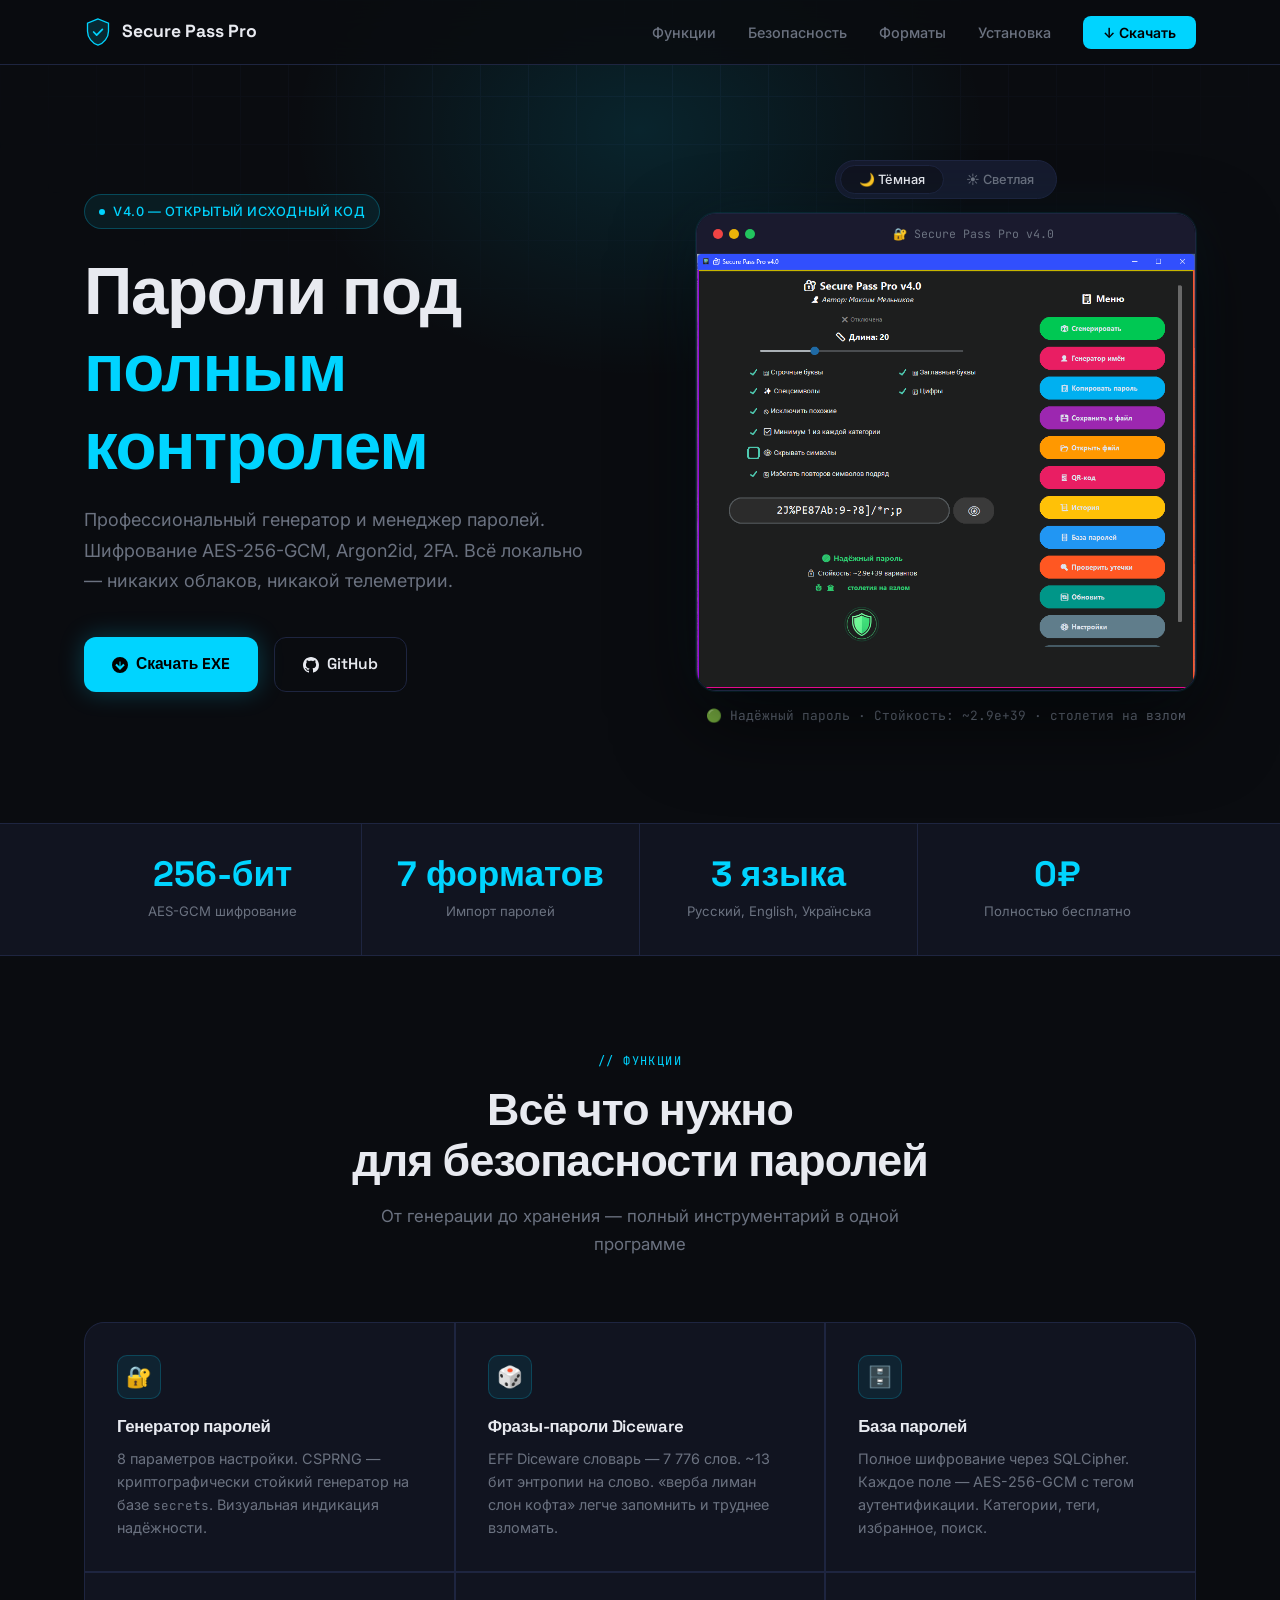
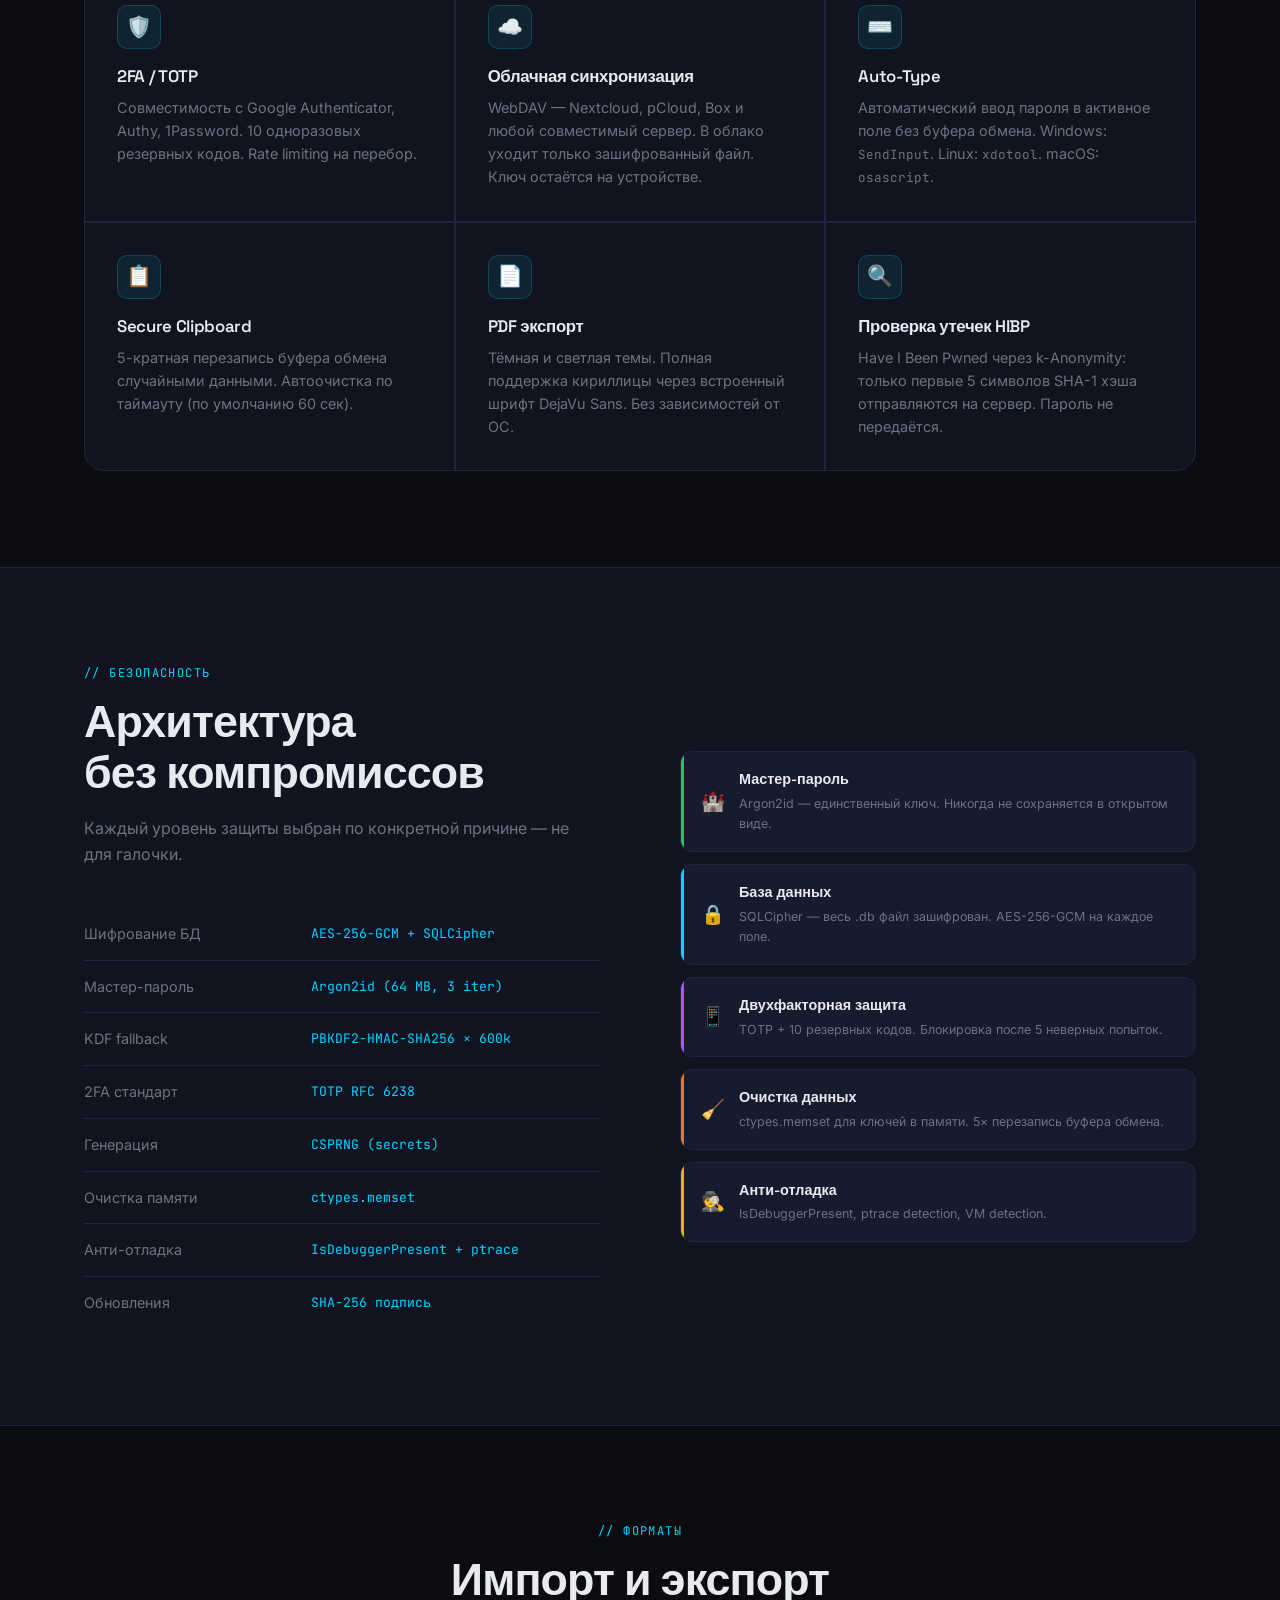
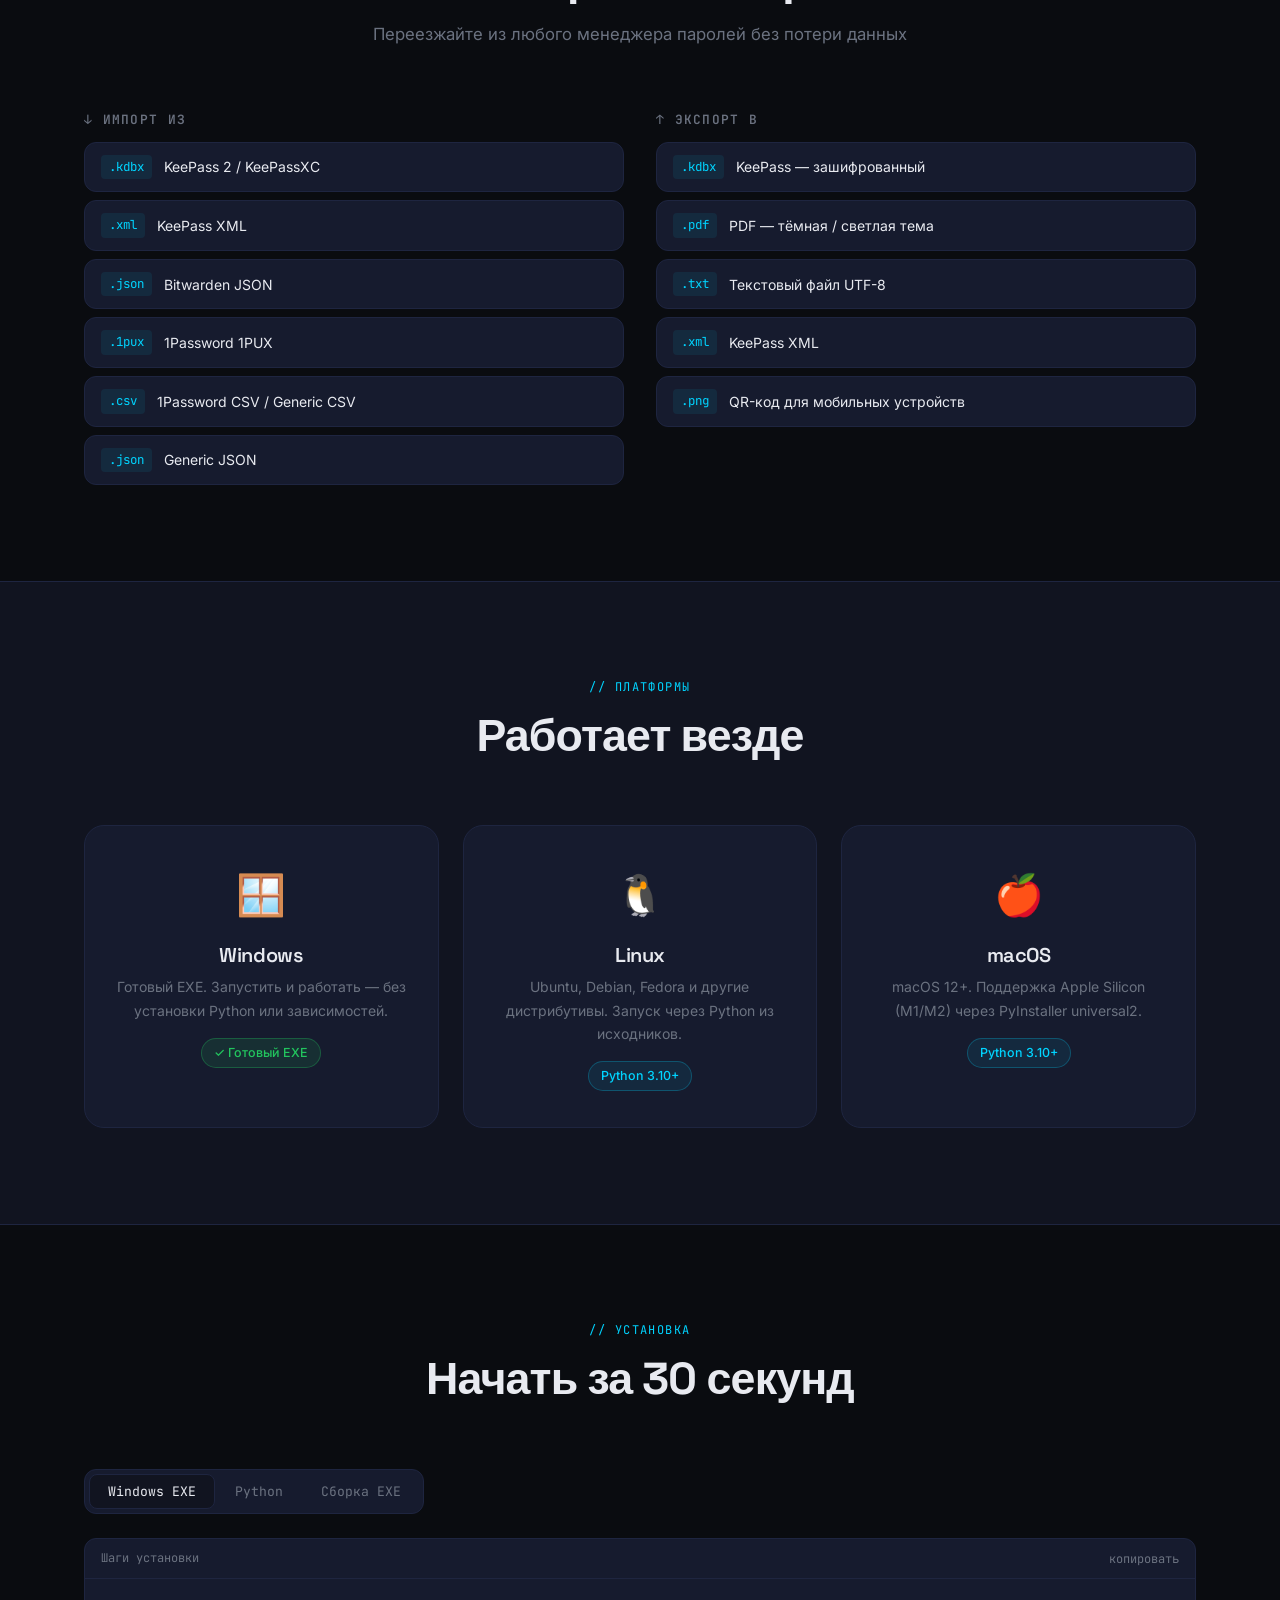
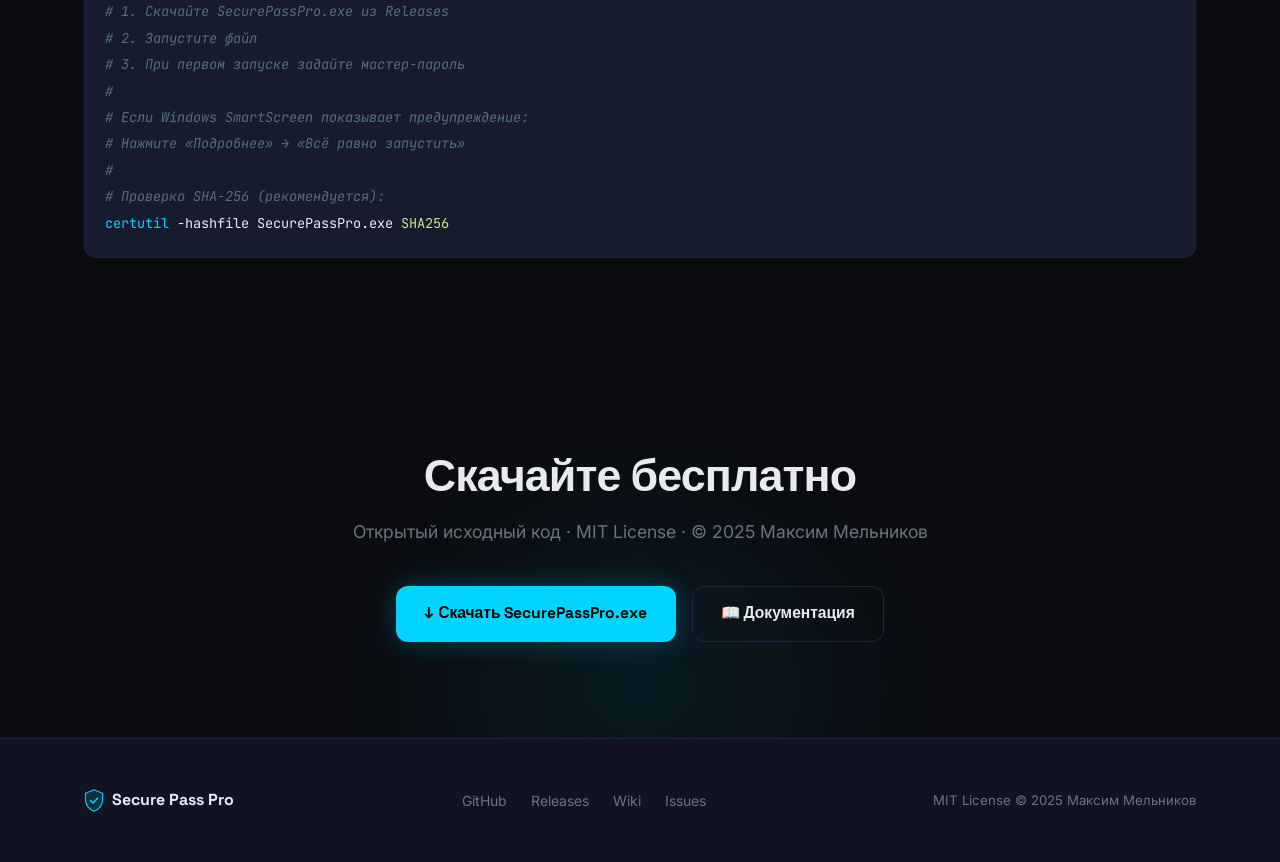
<file: docs/index.html>
<!DOCTYPE html>
<html lang="ru">
<head>
  <meta charset="UTF-8" />
  <meta name="viewport" content="width=device-width, initial-scale=1.0" />
  <meta name="description" content="Secure Pass Pro — профессиональный генератор и менеджер паролей с открытым исходным кодом. AES-256-GCM, Argon2id, 2FA, бесплатно." />
  <meta property="og:title" content="Secure Pass Pro v4.0" />
  <meta property="og:description" content="Профессиональный генератор и менеджер паролей. Бесплатно. Без облаков. Открытый исходный код." />
  <meta name="theme-color" content="#0a0c10" />
  <title>Secure Pass Pro v4.0 — Менеджер паролей</title>

  <!-- Favicons -->
  <link rel="icon" type="image/x-icon" href="images/favicon.ico" />
  <link rel="icon" type="image/png" sizes="32x32" href="images/favicon-32.png" />
  <link rel="icon" type="image/png" sizes="16x16" href="images/favicon-16.png" />
  <link rel="apple-touch-icon" sizes="180x180" href="images/apple-touch-icon.png" />
  <link rel="icon" type="image/png" sizes="192x192" href="images/icon-192.png" />
  <link rel="icon" type="image/png" sizes="512x512" href="images/icon-512.png" />

  <link rel="stylesheet" href="style.css" />
</head>
<body>

<!-- ══════════════════════════════════════════════════
     NAV
═══════════════════════════════════════════════════ -->
<nav>
  <div class="container nav-inner">
    <a href="#" class="nav-logo">
      <svg class="shield-mini" viewBox="0 0 28 32" fill="none" xmlns="http://www.w3.org/2000/svg">
        <path d="M14 1L2 6V15C2 22.2 7.4 28.9 14 31C20.6 28.9 26 22.2 26 15V6L14 1Z" fill="#00d4ff" fill-opacity="0.15" stroke="#00d4ff" stroke-width="1.5"/>
        <path d="M9 16L12.5 19.5L19 13" stroke="#00d4ff" stroke-width="2" stroke-linecap="round" stroke-linejoin="round"/>
      </svg>
      Secure Pass Pro
    </a>

    <ul class="nav-links" id="nav-links">
      <li><a href="#features">Функции</a></li>
      <li><a href="#security">Безопасность</a></li>
      <li><a href="#formats">Форматы</a></li>
      <li><a href="#install">Установка</a></li>
      <li>
        <a href="https://github.com/Maximka1993271/Password-Generator-Python/releases/download/v4.0/SecurePassPro.exe"
           class="btn-nav" target="_blank" rel="noopener">
          ↓ Скачать
        </a>
      </li>
    </ul>

    <button id="nav-toggle" style="display:none;background:none;border:none;color:var(--text);font-size:1.4rem;cursor:pointer;padding:4px;">☰</button>
  </div>
</nav>

<!-- ══════════════════════════════════════════════════
     HERO
═══════════════════════════════════════════════════ -->
<section id="hero">
  <div class="hero-grid-bg"></div>
  <div class="hero-glow"></div>

  <div class="container hero-inner">
    <!-- LEFT -->
    <div>
      <div class="hero-badge fade-up">v4.0 — Открытый исходный код</div>

      <h1 class="hero-title fade-up fade-up-delay-1">
        Пароли под
        <span class="accent">полным контролем</span>
      </h1>

      <p class="hero-sub fade-up fade-up-delay-2">
        Профессиональный генератор и менеджер паролей.
        Шифрование AES-256-GCM, Argon2id, 2FA.
        Всё локально — никаких облаков, никакой телеметрии.
      </p>

      <div class="hero-actions fade-up fade-up-delay-3">
        <a href="https://github.com/Maximka1993271/Password-Generator-Python/releases/download/v4.0/SecurePassPro.exe"
           class="btn-primary" target="_blank" rel="noopener">
          <svg width="16" height="16" viewBox="0 0 16 16" fill="currentColor">
            <path d="M8 0a8 8 0 1 1 0 16A8 8 0 0 1 8 0zm-.5 4.5v5.086L4.707 6.793 3.293 8.207 8 12.914l4.707-4.707-1.414-1.414L8.5 9.586V4.5h-1z"/>
          </svg>
          Скачать EXE
        </a>
        <a href="https://github.com/Maximka1993271/Password-Generator-Python"
           class="btn-secondary" target="_blank" rel="noopener">
          <svg width="16" height="16" viewBox="0 0 16 16" fill="currentColor">
            <path d="M8 0C3.58 0 0 3.58 0 8c0 3.54 2.29 6.53 5.47 7.59.4.07.55-.17.55-.38 0-.19-.01-.82-.01-1.49-2.01.37-2.53-.49-2.69-.94-.09-.23-.48-.94-.82-1.13-.28-.15-.68-.52-.01-.53.63-.01 1.08.58 1.23.82.72 1.21 1.87.87 2.33.66.07-.52.28-.87.51-1.07-1.78-.2-3.64-.89-3.64-3.95 0-.87.31-1.59.82-2.15-.08-.2-.36-1.02.08-2.12 0 0 .67-.21 2.2.82.64-.18 1.32-.27 2-.27.68 0 1.36.09 2 .27 1.53-1.04 2.2-.82 2.2-.82.44 1.1.16 1.92.08 2.12.51.56.82 1.27.82 2.15 0 3.07-1.87 3.75-3.65 3.95.29.25.54.73.54 1.48 0 1.07-.01 1.93-.01 2.2 0 .21.15.46.55.38A8.012 8.012 0 0 0 16 8c0-4.42-3.58-8-8-8z"/>
          </svg>
          GitHub
        </a>
      </div>
    </div>

    <!-- RIGHT: SCREENSHOTS SHOWCASE -->
    <div class="hero-screenshots fade-up fade-up-delay-2">
      <!-- Theme toggle pills -->
      <div class="screenshot-toggle">
        <button class="scr-btn active" data-scr="dark">🌙 Тёмная</button>
        <button class="scr-btn" data-scr="light">☀️ Светлая</button>
      </div>

      <!-- Screenshot frame -->
      <div class="screenshot-frame">
        <div class="screenshot-titlebar">
          <div class="scr-dots">
            <span class="scr-dot red"></span>
            <span class="scr-dot yellow"></span>
            <span class="scr-dot green"></span>
          </div>
          <span class="scr-app-title">🔐 Secure Pass Pro v4.0</span>
        </div>
        <div class="screenshot-viewport">
          <img id="scr-dark" class="scr-img active"
               src="images/main-window.jpg"
               alt="Secure Pass Pro — тёмная тема"
               loading="lazy" />
          <img id="scr-light" class="scr-img"
               src="images/shield-strength.jpg"
               alt="Secure Pass Pro — светлая тема"
               loading="lazy" />
        </div>
      </div>

      <!-- Caption -->
      <p class="screenshot-caption" id="scr-caption">
        🟢 Надёжный пароль · Стойкость: ~2.9e+39 · столетия на взлом
      </p>
    </div>
  </div>
</section>

<!-- ══════════════════════════════════════════════════
     STATS BAR
═══════════════════════════════════════════════════ -->
<div class="stats-bar">
  <div class="container">
    <div class="stats-inner">
      <div class="stat-item reveal">
        <span class="stat-num" data-count="256" data-suffix="-бит">0-бит</span>
        <span class="stat-lbl">AES-GCM шифрование</span>
      </div>
      <div class="stat-item reveal">
        <span class="stat-num" data-count="7" data-suffix=" форматов">0 форматов</span>
        <span class="stat-lbl">Импорт паролей</span>
      </div>
      <div class="stat-item reveal">
        <span class="stat-num" data-count="3" data-suffix=" языка">0 языка</span>
        <span class="stat-lbl">Русский, English, Українська</span>
      </div>
      <div class="stat-item reveal">
        <span class="stat-num" data-count="0" data-suffix="₽">0₽</span>
        <span class="stat-lbl">Полностью бесплатно</span>
      </div>
    </div>
  </div>
</div>

<!-- ══════════════════════════════════════════════════
     FEATURES
═══════════════════════════════════════════════════ -->
<section id="features">
  <div class="container">
    <div class="section-header reveal">
      <span class="section-eyebrow">// функции</span>
      <h2>Всё что нужно<br>для безопасности паролей</h2>
      <p>От генерации до хранения — полный инструментарий в одной программе</p>
    </div>

    <div class="features-grid">
      <div class="feature-card reveal">
        <div class="feature-icon">🔐</div>
        <h3>Генератор паролей</h3>
        <p>8 параметров настройки. CSPRNG — криптографически стойкий генератор на базе <span class="mono">secrets</span>. Визуальная индикация надёжности.</p>
      </div>

      <div class="feature-card reveal">
        <div class="feature-icon">🎲</div>
        <h3>Фразы-пароли Diceware</h3>
        <p>EFF Diceware словарь — 7 776 слов. ~13 бит энтропии на слово. «верба лиман слон кофта» легче запомнить и труднее взломать.</p>
      </div>

      <div class="feature-card reveal">
        <div class="feature-icon">🗄️</div>
        <h3>База паролей</h3>
        <p>Полное шифрование через SQLCipher. Каждое поле — AES-256-GCM с тегом аутентификации. Категории, теги, избранное, поиск.</p>
      </div>

      <div class="feature-card reveal">
        <div class="feature-icon">🛡️</div>
        <h3>2FA / TOTP</h3>
        <p>Совместимость с Google Authenticator, Authy, 1Password. 10 одноразовых резервных кодов. Rate limiting на перебор.</p>
      </div>

      <div class="feature-card reveal">
        <div class="feature-icon">☁️</div>
        <h3>Облачная синхронизация</h3>
        <p>WebDAV — Nextcloud, pCloud, Box и любой совместимый сервер. В облако уходит только зашифрованный файл. Ключ остаётся на устройстве.</p>
      </div>

      <div class="feature-card reveal">
        <div class="feature-icon">⌨️</div>
        <h3>Auto-Type</h3>
        <p>Автоматический ввод пароля в активное поле без буфера обмена. Windows: <span class="mono">SendInput</span>. Linux: <span class="mono">xdotool</span>. macOS: <span class="mono">osascript</span>.</p>
      </div>

      <div class="feature-card reveal">
        <div class="feature-icon">📋</div>
        <h3>Secure Clipboard</h3>
        <p>5-кратная перезапись буфера обмена случайными данными. Автоочистка по таймауту (по умолчанию 60 сек).</p>
      </div>

      <div class="feature-card reveal">
        <div class="feature-icon">📄</div>
        <h3>PDF экспорт</h3>
        <p>Тёмная и светлая темы. Полная поддержка кириллицы через встроенный шрифт DejaVu Sans. Без зависимостей от ОС.</p>
      </div>

      <div class="feature-card reveal">
        <div class="feature-icon">🔍</div>
        <h3>Проверка утечек HIBP</h3>
        <p>Have I Been Pwned через k-Anonymity: только первые 5 символов SHA-1 хэша отправляются на сервер. Пароль не передаётся.</p>
      </div>
    </div>
  </div>
</section>

<!-- ══════════════════════════════════════════════════
     SECURITY
═══════════════════════════════════════════════════ -->
<section id="security">
  <div class="container">
    <div class="security-grid">
      <div>
        <span class="section-eyebrow reveal">// безопасность</span>
        <h2 class="reveal">Архитектура<br>без компромиссов</h2>
        <p class="reveal" style="margin: 16px 0 40px;">Каждый уровень защиты выбран по конкретной причине — не для галочки.</p>

        <table class="security-table reveal">
          <tr>
            <td>Шифрование БД</td>
            <td>AES-256-GCM + SQLCipher</td>
          </tr>
          <tr>
            <td>Мастер-пароль</td>
            <td>Argon2id (64 MB, 3 iter)</td>
          </tr>
          <tr>
            <td>KDF fallback</td>
            <td>PBKDF2-HMAC-SHA256 × 600k</td>
          </tr>
          <tr>
            <td>2FA стандарт</td>
            <td>TOTP RFC 6238</td>
          </tr>
          <tr>
            <td>Генерация</td>
            <td>CSPRNG (secrets)</td>
          </tr>
          <tr>
            <td>Очистка памяти</td>
            <td>ctypes.memset</td>
          </tr>
          <tr>
            <td>Анти-отладка</td>
            <td>IsDebuggerPresent + ptrace</td>
          </tr>
          <tr>
            <td>Обновления</td>
            <td>SHA-256 подпись</td>
          </tr>
        </table>
      </div>

      <div class="security-visual reveal">
        <div class="sec-layer" style="--layer-color: #22c55e;">
          <span class="sec-layer-icon">🏰</span>
          <div>
            <div class="sec-layer-name">Мастер-пароль</div>
            <div class="sec-layer-desc">Argon2id — единственный ключ. Никогда не сохраняется в открытом виде.</div>
          </div>
        </div>
        <div class="sec-layer" style="--layer-color: #00d4ff;">
          <span class="sec-layer-icon">🔒</span>
          <div>
            <div class="sec-layer-name">База данных</div>
            <div class="sec-layer-desc">SQLCipher — весь .db файл зашифрован. AES-256-GCM на каждое поле.</div>
          </div>
        </div>
        <div class="sec-layer" style="--layer-color: #a855f7;">
          <span class="sec-layer-icon">📱</span>
          <div>
            <div class="sec-layer-name">Двухфакторная защита</div>
            <div class="sec-layer-desc">TOTP + 10 резервных кодов. Блокировка после 5 неверных попыток.</div>
          </div>
        </div>
        <div class="sec-layer" style="--layer-color: #f97316;">
          <span class="sec-layer-icon">🧹</span>
          <div>
            <div class="sec-layer-name">Очистка данных</div>
            <div class="sec-layer-desc">ctypes.memset для ключей в памяти. 5× перезапись буфера обмена.</div>
          </div>
        </div>
        <div class="sec-layer" style="--layer-color: #eab308;">
          <span class="sec-layer-icon">🕵️</span>
          <div>
            <div class="sec-layer-name">Анти-отладка</div>
            <div class="sec-layer-desc">IsDebuggerPresent, ptrace detection, VM detection.</div>
          </div>
        </div>
      </div>
    </div>
  </div>
</section>

<!-- ══════════════════════════════════════════════════
     IMPORT / EXPORT
═══════════════════════════════════════════════════ -->
<section id="formats">
  <div class="container">
    <div class="section-header reveal">
      <span class="section-eyebrow">// форматы</span>
      <h2>Импорт и экспорт</h2>
      <p>Переезжайте из любого менеджера паролей без потери данных</p>
    </div>

    <div class="formats-grid reveal">
      <div class="format-group">
        <h3>↓ Импорт из</h3>
        <div class="format-list">
          <div class="format-item">
            <span class="format-ext">.kdbx</span>
            KeePass 2 / KeePassXC
          </div>
          <div class="format-item">
            <span class="format-ext">.xml</span>
            KeePass XML
          </div>
          <div class="format-item">
            <span class="format-ext">.json</span>
            Bitwarden JSON
          </div>
          <div class="format-item">
            <span class="format-ext">.1pux</span>
            1Password 1PUX
          </div>
          <div class="format-item">
            <span class="format-ext">.csv</span>
            1Password CSV / Generic CSV
          </div>
          <div class="format-item">
            <span class="format-ext">.json</span>
            Generic JSON
          </div>
        </div>
      </div>

      <div class="format-group">
        <h3>↑ Экспорт в</h3>
        <div class="format-list">
          <div class="format-item">
            <span class="format-ext">.kdbx</span>
            KeePass — зашифрованный
          </div>
          <div class="format-item">
            <span class="format-ext">.pdf</span>
            PDF — тёмная / светлая тема
          </div>
          <div class="format-item">
            <span class="format-ext">.txt</span>
            Текстовый файл UTF-8
          </div>
          <div class="format-item">
            <span class="format-ext">.xml</span>
            KeePass XML
          </div>
          <div class="format-item">
            <span class="format-ext">.png</span>
            QR-код для мобильных устройств
          </div>
        </div>
      </div>
    </div>
  </div>
</section>

<!-- ══════════════════════════════════════════════════
     PLATFORMS
═══════════════════════════════════════════════════ -->
<section id="platforms">
  <div class="container">
    <div class="section-header reveal">
      <span class="section-eyebrow">// платформы</span>
      <h2>Работает везде</h2>
    </div>

    <div class="platforms-row">
      <div class="platform-card reveal">
        <span class="platform-os">🪟</span>
        <h3>Windows</h3>
        <p>Готовый EXE. Запустить и работать — без установки Python или зависимостей.</p>
        <span class="platform-status status-ready">✓ Готовый EXE</span>
      </div>

      <div class="platform-card reveal">
        <span class="platform-os">🐧</span>
        <h3>Linux</h3>
        <p>Ubuntu, Debian, Fedora и другие дистрибутивы. Запуск через Python из исходников.</p>
        <span class="platform-status status-src">Python 3.10+</span>
      </div>

      <div class="platform-card reveal">
        <span class="platform-os">🍎</span>
        <h3>macOS</h3>
        <p>macOS 12+. Поддержка Apple Silicon (M1/M2) через PyInstaller universal2.</p>
        <span class="platform-status status-src">Python 3.10+</span>
      </div>
    </div>
  </div>
</section>

<!-- ══════════════════════════════════════════════════
     INSTALL
═══════════════════════════════════════════════════ -->
<section id="install">
  <div class="container">
    <div class="section-header reveal">
      <span class="section-eyebrow">// установка</span>
      <h2>Начать за 30 секунд</h2>
    </div>

    <div class="reveal">
      <div class="install-tabs">
        <button class="tab-btn active" data-tab="exe">Windows EXE</button>
        <button class="tab-btn" data-tab="python">Python</button>
        <button class="tab-btn" data-tab="build">Сборка EXE</button>
      </div>

      <!-- TAB: EXE -->
      <div class="tab-panel active" id="tab-exe">
        <div class="code-block">
          <div class="code-block-header">
            <span>Шаги установки</span>
            <button class="code-copy">копировать</button>
          </div>
          <pre><code><span class="cm"># 1. Скачайте SecurePassPro.exe из Releases</span>
<span class="cm"># 2. Запустите файл</span>
<span class="cm"># 3. При первом запуске задайте мастер-пароль</span>
<span class="cm">#</span>
<span class="cm"># Если Windows SmartScreen показывает предупреждение:</span>
<span class="cm"># Нажмите «Подробнее» → «Всё равно запустить»</span>
<span class="cm">#</span>
<span class="cm"># Проверка SHA-256 (рекомендуется):</span>
<span class="fn">certutil</span> -hashfile SecurePassPro.exe <span class="st">SHA256</span></code></pre>
        </div>
      </div>

      <!-- TAB: Python -->
      <div class="tab-panel" id="tab-python">
        <div class="code-block">
          <div class="code-block-header">
            <span>bash / PowerShell</span>
            <button class="code-copy">копировать</button>
          </div>
          <pre><code><span class="cm"># Клонировать репозиторий</span>
<span class="fn">git</span> clone https://github.com/Maximka1993271/Password-Generator-Python.git
<span class="fn">cd</span> Password-Generator-Python

<span class="cm"># Создать виртуальное окружение (рекомендуется)</span>
<span class="fn">python</span> -m venv venv
<span class="nm">venv\Scripts\activate</span>    <span class="cm"># Windows</span>
<span class="nm">source venv/bin/activate</span>  <span class="cm"># Linux / macOS</span>

<span class="cm"># Установить зависимости</span>
<span class="fn">pip</span> install -r requirements.txt

<span class="cm"># Запустить</span>
<span class="fn">python</span> Secure_Pass_Pro.pyw</code></pre>
        </div>
      </div>

      <!-- TAB: BUILD -->
      <div class="tab-panel" id="tab-build">
        <div class="code-block">
          <div class="code-block-header">
            <span>PowerShell</span>
            <button class="code-copy">копировать</button>
          </div>
          <pre><code><span class="cm"># Установить PyInstaller</span>
<span class="fn">pip</span> install pyinstaller>=6.0.0

<span class="cm"># Запустить сборку</span>
<span class="fn">python</span> build.py

<span class="cm"># Готовый файл:</span>
<span class="nm">dist\SecurePassPro.exe</span>  <span class="cm"># ~60 MB, всё включено</span></code></pre>
        </div>
      </div>
    </div>
  </div>
</section>

<!-- ══════════════════════════════════════════════════
     CTA
═══════════════════════════════════════════════════ -->
<section id="cta">
  <div class="container">
    <h2 class="reveal">Скачайте бесплатно</h2>
    <p class="reveal">Открытый исходный код · MIT License · © 2025 Максим Мельников</p>
    <div class="cta-actions reveal">
      <a href="https://github.com/Maximka1993271/Password-Generator-Python/releases/download/v4.0/SecurePassPro.exe"
         class="btn-primary" target="_blank" rel="noopener">
        ↓ Скачать SecurePassPro.exe
      </a>
      <a href="https://github.com/Maximka1993271/Password-Generator-Python/wiki"
         class="btn-secondary" target="_blank" rel="noopener">
        📖 Документация
      </a>
    </div>
  </div>
</section>

<!-- ══════════════════════════════════════════════════
     FOOTER
═══════════════════════════════════════════════════ -->
<footer>
  <div class="container footer-inner">
    <a href="#" class="footer-logo">
      <svg width="20" height="23" viewBox="0 0 28 32" fill="none">
        <path d="M14 1L2 6V15C2 22.2 7.4 28.9 14 31C20.6 28.9 26 22.2 26 15V6L14 1Z"
          fill="#00d4ff" fill-opacity="0.15" stroke="#00d4ff" stroke-width="1.5"/>
        <path d="M9 16L12.5 19.5L19 13" stroke="#00d4ff" stroke-width="2"
          stroke-linecap="round" stroke-linejoin="round"/>
      </svg>
      Secure Pass Pro
    </a>

    <ul class="footer-links">
      <li><a href="https://github.com/Maximka1993271/Password-Generator-Python" target="_blank" rel="noopener">GitHub</a></li>
      <li><a href="https://github.com/Maximka1993271/Password-Generator-Python/releases/download/v4.0/SecurePassPro.exe" target="_blank" rel="noopener">Releases</a></li>
      <li><a href="https://github.com/Maximka1993271/Password-Generator-Python/wiki" target="_blank" rel="noopener">Wiki</a></li>
      <li><a href="https://github.com/Maximka1993271/Password-Generator-Python/issues" target="_blank" rel="noopener">Issues</a></li>
    </ul>

    <span class="footer-copy">MIT License © 2025 Максим Мельников</span>
  </div>
</footer>

<!-- Scroll to top button -->
<button id="scroll-top" aria-label="Наверх" title="Наверх">
  <svg width="18" height="18" viewBox="0 0 18 18" fill="none">
    <path d="M9 14V4M9 4L4 9M9 4L14 9" stroke="currentColor" stroke-width="2"
      stroke-linecap="round" stroke-linejoin="round"/>
  </svg>
</button>

<script src="main.js"></script>
</body>
</html>
</file>
<file: docs/style.css>
/* ============================================================
   Secure Pass Pro — Site Styles
   Palette:
     --bg-deep:    #0a0c10   (near-black background)
     --bg-card:    #111420   (card surface)
     --bg-raised:  #161b2e   (slightly raised surface)
     --border:     #1e2540   (subtle border)
     --cyan:       #00d4ff   (primary accent — security / tech)
     --cyan-dim:   #00d4ff22 (tinted glow)
     --green:      #22c55e   (strength indicator — safe)
     --orange:     #f97316   (strength indicator — medium)
     --red:        #ef4444   (strength indicator — weak)
     --yellow:     #eab308   (strength indicator — fair)
     --text:       #e8eaf0   (primary text)
     --text-muted: #6b7280   (secondary text)
   Typography: Space Grotesk (display), Inter (body)
   Signature: animated shield strength indicator in hero
============================================================ */

@import url('https://fonts.googleapis.com/css2?family=Space+Grotesk:wght@400;500;600;700&family=Inter:wght@300;400;500;600&family=JetBrains+Mono:wght@400;500&display=swap');

*, *::before, *::after { box-sizing: border-box; margin: 0; padding: 0; }

:root {
  --bg-deep:    #0a0c10;
  --bg-card:    #111420;
  --bg-raised:  #161b2e;
  --border:     #1e2540;
  --cyan:       #00d4ff;
  --cyan-dim:   rgba(0, 212, 255, 0.08);
  --cyan-mid:   rgba(0, 212, 255, 0.18);
  --green:      #22c55e;
  --orange:     #f97316;
  --red:        #ef4444;
  --yellow:     #eab308;
  --text:       #e8eaf0;
  --text-muted: #6b7280;
  --radius:     12px;
  --radius-lg:  20px;
}

html { scroll-behavior: smooth; }

body {
  background: var(--bg-deep);
  color: var(--text);
  font-family: 'Inter', sans-serif;
  font-size: 16px;
  line-height: 1.65;
  overflow-x: hidden;
}

/* ── SCROLLBAR ─────────────────────────────────────── */
::-webkit-scrollbar { width: 6px; }
::-webkit-scrollbar-track { background: var(--bg-deep); }
::-webkit-scrollbar-thumb { background: var(--border); border-radius: 3px; }
::-webkit-scrollbar-thumb:hover { background: var(--cyan); }

/* ── TYPOGRAPHY ────────────────────────────────────── */
h1, h2, h3, h4 {
  font-family: 'Space Grotesk', sans-serif;
  font-weight: 700;
  line-height: 1.15;
  letter-spacing: -0.02em;
}

h1 { font-size: clamp(2.4rem, 6vw, 4.2rem); }
h2 { font-size: clamp(1.8rem, 4vw, 2.8rem); }
h3 { font-size: 1.25rem; font-weight: 600; }
p  { color: var(--text-muted); }

code, .mono {
  font-family: 'JetBrains Mono', monospace;
  font-size: 0.875em;
}

/* ── LAYOUT ────────────────────────────────────────── */
.container {
  max-width: 1160px;
  margin: 0 auto;
  padding: 0 24px;
}

section { padding: 96px 0; }

/* ── NAV ───────────────────────────────────────────── */
nav {
  position: fixed;
  top: 0; left: 0; right: 0;
  z-index: 100;
  background: rgba(10, 12, 16, 0.85);
  backdrop-filter: blur(16px);
  border-bottom: 1px solid var(--border);
  transition: border-color 0.3s;
}

.nav-inner {
  display: flex;
  align-items: center;
  justify-content: space-between;
  height: 64px;
}

.nav-logo {
  display: flex;
  align-items: center;
  gap: 10px;
  font-family: 'Space Grotesk', sans-serif;
  font-weight: 700;
  font-size: 1.1rem;
  color: var(--text);
  text-decoration: none;
}

.nav-logo .shield-mini {
  width: 28px;
  height: 28px;
}

.nav-links {
  display: flex;
  align-items: center;
  gap: 32px;
  list-style: none;
}

.nav-links a {
  color: var(--text-muted);
  text-decoration: none;
  font-size: 0.9rem;
  font-weight: 500;
  transition: color 0.2s;
}

.nav-links a:hover { color: var(--text); }

.btn-nav {
  background: var(--cyan);
  color: #000 !important;
  padding: 8px 20px;
  border-radius: 8px;
  font-weight: 600 !important;
  font-size: 0.875rem !important;
  transition: opacity 0.2s, transform 0.15s !important;
}

.btn-nav:hover { opacity: 0.88; transform: translateY(-1px); }

/* ── HERO ──────────────────────────────────────────── */
#hero {
  padding-top: 160px;
  padding-bottom: 96px;
  position: relative;
  overflow: hidden;
}

.hero-grid-bg {
  position: absolute;
  inset: 0;
  background-image:
    linear-gradient(var(--border) 1px, transparent 1px),
    linear-gradient(90deg, var(--border) 1px, transparent 1px);
  background-size: 48px 48px;
  opacity: 0.35;
  mask-image: radial-gradient(ellipse 80% 60% at 50% 0%, black 0%, transparent 70%);
}

.hero-glow {
  position: absolute;
  top: -120px; left: 50%;
  transform: translateX(-50%);
  width: 700px; height: 500px;
  background: radial-gradient(ellipse, rgba(0, 212, 255, 0.12) 0%, transparent 70%);
  pointer-events: none;
}

.hero-inner {
  position: relative;
  display: grid;
  grid-template-columns: 1fr 480px;
  gap: 64px;
  align-items: center;
}

.hero-badge {
  display: inline-flex;
  align-items: center;
  gap: 8px;
  background: var(--cyan-dim);
  border: 1px solid rgba(0, 212, 255, 0.25);
  border-radius: 100px;
  padding: 6px 14px;
  font-size: 0.8rem;
  font-weight: 500;
  color: var(--cyan);
  margin-bottom: 24px;
  letter-spacing: 0.04em;
  text-transform: uppercase;
}

.hero-badge::before {
  content: '';
  width: 6px; height: 6px;
  background: var(--cyan);
  border-radius: 50%;
  animation: pulse 2s ease-in-out infinite;
}

@keyframes pulse {
  0%, 100% { opacity: 1; transform: scale(1); }
  50% { opacity: 0.4; transform: scale(0.7); }
}

.hero-title {
  margin-bottom: 20px;
}

.hero-title .accent {
  color: var(--cyan);
  display: block;
}

.hero-sub {
  font-size: 1.125rem;
  line-height: 1.7;
  margin-bottom: 40px;
  max-width: 520px;
  color: var(--text-muted);
}

.hero-actions {
  display: flex;
  gap: 16px;
  flex-wrap: wrap;
}

.btn-primary {
  display: inline-flex;
  align-items: center;
  gap: 8px;
  background: var(--cyan);
  color: #000;
  font-family: 'Space Grotesk', sans-serif;
  font-weight: 700;
  font-size: 0.975rem;
  padding: 14px 28px;
  border-radius: var(--radius);
  text-decoration: none;
  border: none;
  cursor: pointer;
  transition: opacity 0.2s, transform 0.15s, box-shadow 0.2s;
  box-shadow: 0 0 24px rgba(0, 212, 255, 0.25);
}

.btn-primary:hover {
  opacity: 0.88;
  transform: translateY(-2px);
  box-shadow: 0 0 36px rgba(0, 212, 255, 0.4);
}

.btn-secondary {
  display: inline-flex;
  align-items: center;
  gap: 8px;
  background: transparent;
  color: var(--text);
  font-family: 'Space Grotesk', sans-serif;
  font-weight: 600;
  font-size: 0.975rem;
  padding: 14px 28px;
  border-radius: var(--radius);
  text-decoration: none;
  border: 1px solid var(--border);
  cursor: pointer;
  transition: border-color 0.2s, background 0.2s, transform 0.15s;
}

.btn-secondary:hover {
  border-color: var(--cyan);
  background: var(--cyan-dim);
  transform: translateY(-2px);
}

/* ── HERO SCREENSHOTS ──────────────────────────────── */
.hero-screenshots {
  position: relative;
  display: flex;
  flex-direction: column;
  gap: 14px;
  align-items: center;
}

.screenshot-toggle {
  display: flex;
  gap: 4px;
  background: var(--bg-raised);
  border: 1px solid var(--border);
  border-radius: 100px;
  padding: 4px;
}

.scr-btn {
  background: transparent;
  border: none;
  color: var(--text-muted);
  font-family: 'Inter', sans-serif;
  font-size: 0.8rem;
  font-weight: 500;
  padding: 6px 18px;
  border-radius: 100px;
  cursor: pointer;
  transition: background 0.2s, color 0.2s;
  white-space: nowrap;
}

.scr-btn.active {
  background: var(--bg-card);
  color: var(--text);
  border: 1px solid var(--border);
}

.screenshot-frame {
  width: 100%;
  border-radius: var(--radius-lg);
  overflow: hidden;
  border: 1px solid var(--border);
  box-shadow:
    0 0 0 1px rgba(0, 212, 255, 0.08),
    0 32px 80px rgba(0, 0, 0, 0.6),
    0 0 60px rgba(0, 212, 255, 0.06);
  position: relative;
}

.screenshot-titlebar {
  background: #1a1a2e;
  border-bottom: 1px solid var(--border);
  padding: 10px 16px;
  display: flex;
  align-items: center;
  gap: 12px;
}

.scr-dots {
  display: flex;
  gap: 6px;
  flex-shrink: 0;
}

.scr-dot {
  width: 10px;
  height: 10px;
  border-radius: 50%;
}

.scr-dot.red    { background: #ef4444; }
.scr-dot.yellow { background: #eab308; }
.scr-dot.green  { background: #22c55e; }

.scr-app-title {
  font-family: 'JetBrains Mono', monospace;
  font-size: 0.72rem;
  color: var(--text-muted);
  margin: 0 auto;
}

.screenshot-viewport {
  display: grid;
  background: #0a0c10;
  overflow: hidden;
  line-height: 0;
}

.scr-img {
  grid-area: 1 / 1;
  width: 100%;
  height: auto;
  display: block;
  opacity: 0;
  transition: opacity 0.45s ease;
  pointer-events: none;
}

.scr-img.active {
  opacity: 1;
  pointer-events: auto;
}

.screenshot-caption {
  font-size: 0.8rem;
  color: var(--text-muted);
  text-align: center;
  font-family: 'JetBrains Mono', monospace;
  transition: opacity 0.3s;
}

/* override hero-inner for wider screenshot column */
.hero-inner {
  grid-template-columns: 1fr 500px;
}

@media (max-width: 1060px) {
  .hero-inner { grid-template-columns: 1fr; }
  .hero-screenshots { max-width: 520px; margin: 0 auto; width: 100%; }
}

/* ── STATS BAR ─────────────────────────────────────── */
.stats-bar {
  border-top: 1px solid var(--border);
  border-bottom: 1px solid var(--border);
  background: var(--bg-card);
  padding: 0;
}

.stats-inner {
  display: grid;
  grid-template-columns: repeat(4, 1fr);
}

.stat-item {
  padding: 32px 24px;
  border-right: 1px solid var(--border);
  text-align: center;
}

.stat-item:last-child { border-right: none; }

.stat-num {
  font-family: 'Space Grotesk', sans-serif;
  font-size: 2.2rem;
  font-weight: 700;
  color: var(--cyan);
  display: block;
  line-height: 1;
  margin-bottom: 6px;
}

.stat-lbl {
  font-size: 0.825rem;
  color: var(--text-muted);
}

/* ── FEATURES ──────────────────────────────────────── */
#features {
  background: var(--bg-deep);
}

.section-eyebrow {
  font-family: 'JetBrains Mono', monospace;
  font-size: 0.75rem;
  text-transform: uppercase;
  letter-spacing: 0.12em;
  color: var(--cyan);
  display: block;
  margin-bottom: 12px;
}

.section-header {
  text-align: center;
  margin-bottom: 64px;
}

.section-header h2 { margin-bottom: 16px; }
.section-header p  { max-width: 560px; margin: 0 auto; font-size: 1.05rem; }

.features-grid {
  display: grid;
  grid-template-columns: repeat(3, 1fr);
  gap: 2px;
  background: var(--border);
  border: 1px solid var(--border);
  border-radius: var(--radius-lg);
  overflow: hidden;
}

.feature-card {
  background: var(--bg-card);
  padding: 32px;
  transition: background 0.2s;
  position: relative;
  overflow: hidden;
}

.feature-card:hover { background: var(--bg-raised); }

.feature-icon {
  width: 44px; height: 44px;
  background: var(--cyan-dim);
  border: 1px solid rgba(0, 212, 255, 0.2);
  border-radius: 10px;
  display: flex;
  align-items: center;
  justify-content: center;
  font-size: 1.3rem;
  margin-bottom: 18px;
}

.feature-card h3 {
  margin-bottom: 10px;
  font-size: 1.05rem;
}

.feature-card p {
  font-size: 0.9rem;
  line-height: 1.6;
}

/* ── SECURITY ──────────────────────────────────────── */
#security {
  background: var(--bg-card);
  border-top: 1px solid var(--border);
  border-bottom: 1px solid var(--border);
}

.security-grid {
  display: grid;
  grid-template-columns: 1fr 1fr;
  gap: 80px;
  align-items: center;
}

.security-table {
  width: 100%;
  border-collapse: collapse;
}

.security-table tr {
  border-bottom: 1px solid var(--border);
}

.security-table tr:last-child { border-bottom: none; }

.security-table td {
  padding: 14px 0;
  font-size: 0.9rem;
}

.security-table td:first-child {
  color: var(--text-muted);
  width: 44%;
}

.security-table td:last-child {
  color: var(--text);
  font-family: 'JetBrains Mono', monospace;
  font-size: 0.82rem;
  color: var(--cyan);
}

.security-visual {
  display: flex;
  flex-direction: column;
  gap: 12px;
}

.sec-layer {
  background: var(--bg-raised);
  border: 1px solid var(--border);
  border-radius: var(--radius);
  padding: 16px 20px;
  display: flex;
  align-items: center;
  gap: 14px;
  position: relative;
  overflow: hidden;
  transition: border-color 0.25s, transform 0.2s;
}

.sec-layer:hover {
  border-color: rgba(0, 212, 255, 0.35);
  transform: translateX(4px);
}

.sec-layer::before {
  content: '';
  position: absolute;
  left: 0; top: 0; bottom: 0;
  width: 3px;
  background: var(--layer-color, var(--cyan));
  border-radius: 0 2px 2px 0;
}

.sec-layer-icon {
  font-size: 1.2rem;
  flex-shrink: 0;
}

.sec-layer-name {
  font-family: 'Space Grotesk', sans-serif;
  font-weight: 600;
  font-size: 0.9rem;
  margin-bottom: 2px;
}

.sec-layer-desc {
  font-size: 0.78rem;
  color: var(--text-muted);
}

/* ── IMPORT/EXPORT ─────────────────────────────────── */
.formats-grid {
  display: grid;
  grid-template-columns: repeat(2, 1fr);
  gap: 32px;
}

.format-group h3 {
  font-size: 0.8rem;
  text-transform: uppercase;
  letter-spacing: 0.1em;
  color: var(--text-muted);
  margin-bottom: 14px;
  font-family: 'JetBrains Mono', monospace;
}

.format-list {
  display: flex;
  flex-direction: column;
  gap: 8px;
}

.format-item {
  display: flex;
  align-items: center;
  gap: 12px;
  background: var(--bg-raised);
  border: 1px solid var(--border);
  border-radius: var(--radius);
  padding: 12px 16px;
  font-size: 0.875rem;
  transition: border-color 0.2s;
}

.format-item:hover { border-color: var(--cyan); }

.format-ext {
  font-family: 'JetBrains Mono', monospace;
  font-size: 0.78rem;
  color: var(--cyan);
  background: var(--cyan-dim);
  padding: 2px 8px;
  border-radius: 4px;
  flex-shrink: 0;
}

/* ── PLATFORMS ─────────────────────────────────────── */
#platforms {
  background: var(--bg-card);
  border-top: 1px solid var(--border);
  border-bottom: 1px solid var(--border);
}

.platforms-row {
  display: grid;
  grid-template-columns: repeat(3, 1fr);
  gap: 24px;
}

.platform-card {
  background: var(--bg-raised);
  border: 1px solid var(--border);
  border-radius: var(--radius-lg);
  padding: 36px 28px;
  text-align: center;
  transition: border-color 0.25s, transform 0.2s;
}

.platform-card:hover {
  border-color: rgba(0, 212, 255, 0.35);
  transform: translateY(-4px);
}

.platform-os {
  font-size: 2.5rem;
  margin-bottom: 16px;
  display: block;
}

.platform-card h3 { margin-bottom: 8px; }
.platform-card p  { font-size: 0.875rem; }

.platform-status {
  display: inline-block;
  margin-top: 16px;
  font-size: 0.78rem;
  font-weight: 500;
  padding: 4px 12px;
  border-radius: 100px;
}

.status-ready {
  background: rgba(34, 197, 94, 0.12);
  color: var(--green);
  border: 1px solid rgba(34, 197, 94, 0.3);
}

.status-src {
  background: rgba(0, 212, 255, 0.08);
  color: var(--cyan);
  border: 1px solid rgba(0, 212, 255, 0.25);
}

/* ── INSTALL ───────────────────────────────────────── */
.install-tabs {
  display: flex;
  gap: 2px;
  background: var(--bg-raised);
  border: 1px solid var(--border);
  border-radius: var(--radius);
  padding: 4px;
  width: fit-content;
  margin-bottom: 24px;
}

.tab-btn {
  background: transparent;
  border: none;
  color: var(--text-muted);
  font-family: 'JetBrains Mono', monospace;
  font-size: 0.82rem;
  padding: 8px 18px;
  border-radius: 8px;
  cursor: pointer;
  transition: background 0.2s, color 0.2s;
}

.tab-btn.active {
  background: var(--bg-card);
  color: var(--text);
  border: 1px solid var(--border);
}

.tab-panel { display: none; }
.tab-panel.active { display: block; }

.code-block {
  background: var(--bg-raised);
  border: 1px solid var(--border);
  border-radius: var(--radius);
  overflow: hidden;
}

.code-block-header {
  display: flex;
  align-items: center;
  justify-content: space-between;
  padding: 10px 16px;
  border-bottom: 1px solid var(--border);
  font-family: 'JetBrains Mono', monospace;
  font-size: 0.75rem;
  color: var(--text-muted);
}

.code-copy {
  background: none;
  border: none;
  color: var(--text-muted);
  cursor: pointer;
  font-family: 'JetBrains Mono', monospace;
  font-size: 0.75rem;
  transition: color 0.2s;
}

.code-copy:hover { color: var(--cyan); }

pre {
  padding: 20px;
  overflow-x: auto;
}

pre code {
  font-family: 'JetBrains Mono', monospace;
  font-size: 0.85rem;
  line-height: 1.7;
  color: var(--text);
}

.kw  { color: #c792ea; }
.cm  { color: #546e7a; font-style: italic; }
.st  { color: #c3e88d; }
.fn  { color: var(--cyan); }
.nm  { color: #ffcb6b; }

/* ── CTA ───────────────────────────────────────────── */
#cta {
  text-align: center;
  position: relative;
  overflow: hidden;
}

#cta::before {
  content: '';
  position: absolute;
  bottom: -200px; left: 50%;
  transform: translateX(-50%);
  width: 600px; height: 500px;
  background: radial-gradient(ellipse, rgba(0, 212, 255, 0.08) 0%, transparent 70%);
  pointer-events: none;
}

#cta h2 { margin-bottom: 16px; }
#cta p  { font-size: 1.1rem; margin-bottom: 40px; }

.cta-actions {
  display: flex;
  gap: 16px;
  justify-content: center;
  flex-wrap: wrap;
}

/* ── FOOTER ────────────────────────────────────────── */
footer {
  background: var(--bg-card);
  border-top: 1px solid var(--border);
  padding: 48px 0;
}

.footer-inner {
  display: flex;
  align-items: center;
  justify-content: space-between;
  flex-wrap: wrap;
  gap: 16px;
}

.footer-logo {
  font-family: 'Space Grotesk', sans-serif;
  font-weight: 700;
  font-size: 1rem;
  color: var(--text);
  text-decoration: none;
  display: flex;
  align-items: center;
  gap: 8px;
}

.footer-links {
  display: flex;
  gap: 24px;
  list-style: none;
}

.footer-links a {
  color: var(--text-muted);
  text-decoration: none;
  font-size: 0.875rem;
  transition: color 0.2s;
}

.footer-links a:hover { color: var(--text); }

.footer-copy {
  font-size: 0.825rem;
  color: var(--text-muted);
}

/* ── ANIMATIONS ────────────────────────────────────── */
@keyframes fadeUp {
  from { opacity: 0; transform: translateY(24px); }
  to   { opacity: 1; transform: translateY(0); }
}

.fade-up {
  opacity: 0;
  animation: fadeUp 0.6s ease forwards;
}

.fade-up-delay-1 { animation-delay: 0.1s; }
.fade-up-delay-2 { animation-delay: 0.2s; }
.fade-up-delay-3 { animation-delay: 0.3s; }

/* ── SCROLL REVEAL ─────────────────────────────────── */
.reveal {
  opacity: 0;
  transform: translateY(32px);
  transition: opacity 0.6s ease, transform 0.6s ease;
}

.reveal.visible {
  opacity: 1;
  transform: translateY(0);
}

/* ── SCROLL TO TOP ─────────────────────────────────── */
#scroll-top {
  position: fixed;
  bottom: 32px;
  right: 32px;
  z-index: 99;
  width: 44px;
  height: 44px;
  border-radius: 50%;
  background: var(--cyan);
  color: #000;
  border: none;
  cursor: pointer;
  display: flex;
  align-items: center;
  justify-content: center;
  box-shadow: 0 4px 20px rgba(0, 212, 255, 0.4);
  opacity: 0;
  transform: translateY(16px) scale(0.85);
  transition: opacity 0.3s ease, transform 0.3s ease, box-shadow 0.2s;
  pointer-events: none;
}

#scroll-top.visible {
  opacity: 1;
  transform: translateY(0) scale(1);
  pointer-events: auto;
}

#scroll-top:hover {
  box-shadow: 0 6px 28px rgba(0, 212, 255, 0.6);
  transform: translateY(-2px) scale(1.05);
}

#scroll-top:active {
  transform: scale(0.95);
}

@media (max-width: 640px) {
  #scroll-top {
    bottom: 20px;
    right: 20px;
    width: 40px;
    height: 40px;
  }
}

/* ── RESPONSIVE ────────────────────────────────────── */
@media (max-width: 960px) {
  .hero-inner { grid-template-columns: 1fr; }
  .hero-widget { max-width: 480px; margin: 0 auto; }
  .security-grid { grid-template-columns: 1fr; gap: 48px; }
  .features-grid { grid-template-columns: repeat(2, 1fr); }
  .stats-inner { grid-template-columns: repeat(2, 1fr); }
  .stat-item { border-bottom: 1px solid var(--border); }
}

@media (max-width: 640px) {
  section { padding: 64px 0; }
  .hero-inner { padding-top: 0; }
  .nav-links { display: none; }
  #nav-toggle { display: block !important; }
  .features-grid { grid-template-columns: 1fr; }
  .platforms-row { grid-template-columns: 1fr; }
  .formats-grid { grid-template-columns: 1fr; }
  .stats-inner { grid-template-columns: 1fr; }
  .stat-item { border-right: none; }
  h1 { font-size: 2.2rem; }
}

/* ── REDUCED MOTION ────────────────────────────────── */
@media (prefers-reduced-motion: reduce) {
  *, *::before, *::after {
    animation-duration: 0.01ms !important;
    transition-duration: 0.01ms !important;
  }
}
</file>
